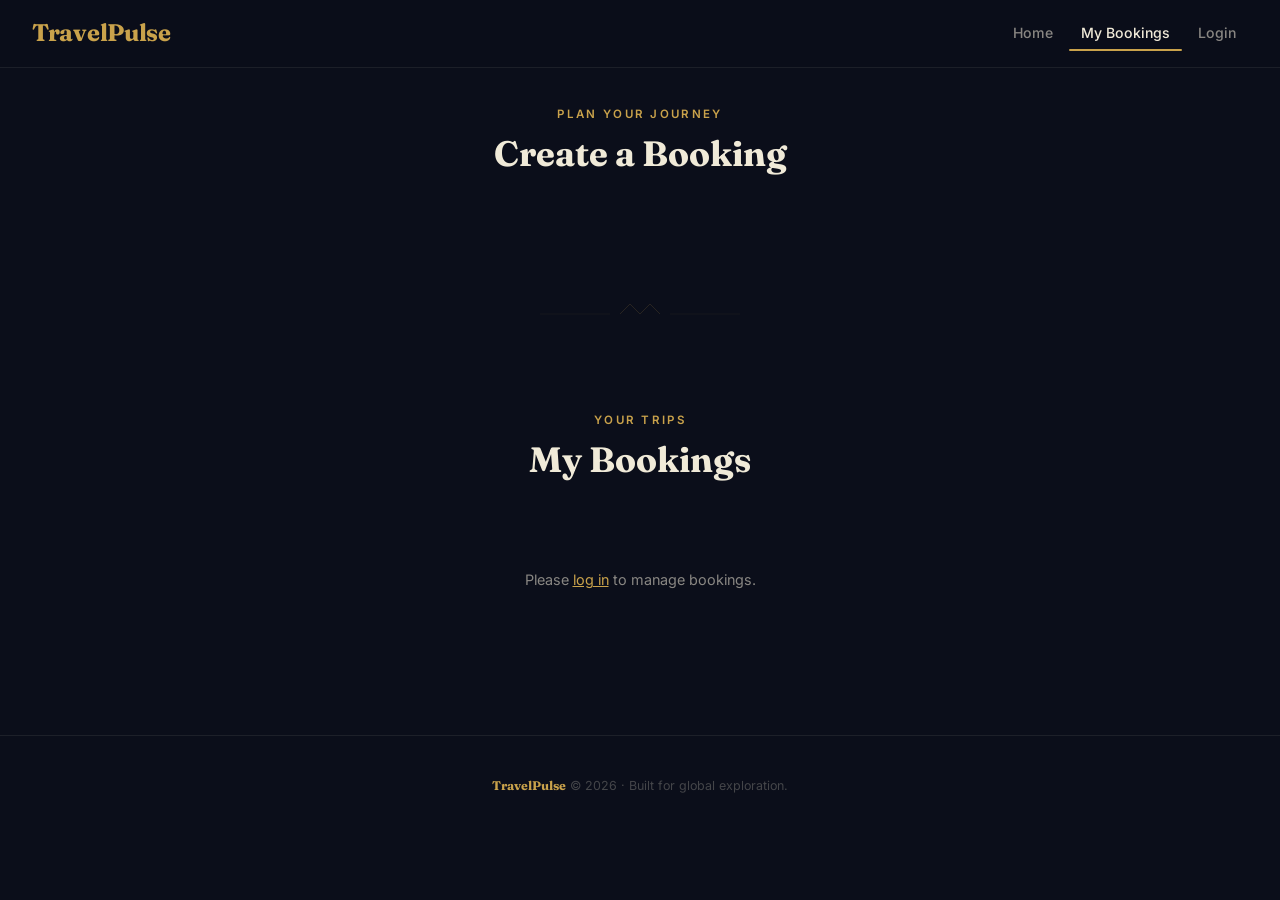
<file: frontend/pages/bookings.html>
<!DOCTYPE html>
<html lang="en">
<head>
  <meta charset="UTF-8">
  <meta name="viewport" content="width=device-width, initial-scale=1.0">
  <title>My Bookings | TravelPulse</title>
  <meta name="description" content="Manage your travel bookings, view upcoming trips, and explore your itinerary with TravelPulse.">
  
  <!-- Open Graph -->
  <meta property="og:title" content="My Bookings | TravelPulse">
  <meta property="og:description" content="Manage your travel bookings, view upcoming trips, and explore your itinerary with TravelPulse.">
  <meta property="og:image" content="https://images.unsplash.com/photo-1589519160732-57fc498494f8?q=80&w=1200&auto=format&fit=crop">
  <meta property="og:type" content="website">
  <meta property="og:url" content="https://luminous-swan-08e721.netlify.app/pages/bookings.html">
  
  <!-- Twitter -->
  <meta name="twitter:card" content="summary_large_image">
  
  <!-- Canonical -->
  <link rel="canonical" href="https://luminous-swan-08e721.netlify.app/pages/bookings.html">
  
  <!-- Favicon & Manifest -->
  <link rel="icon" href="/favicon.ico">
  <link rel="manifest" href="/manifest.json">

  <link rel="stylesheet" href="../css/main.css">

  <!-- Structured Data -->
  <script type="application/ld+json">
  {
    "@context": "https://schema.org",
    "@type": "WebPage",
    "name": "My Bookings | TravelPulse",
    "description": "Manage your travel bookings, view upcoming trips, and explore your itinerary with TravelPulse.",
    "url": "https://luminous-swan-08e721.netlify.app/pages/bookings.html",
    "isPartOf": {
      "@type": "WebSite",
      "name": "TravelPulse",
      "url": "https://luminous-swan-08e721.netlify.app"
    }
  }
  </script>
</head>
<body>

  <nav class="navbar anim-nav">
    <div class="nav-brand">TravelPulse</div>
    <div class="nav-links">
      <a href="../index.html">Home</a>
      <a href="bookings.html" class="active">My Bookings</a>
      <a href="login.html">Login</a>
    </div>
  </nav>

  <main>
    <section class="page-section" style="padding-top: 2rem;">
      <div class="section-heading">
        <span class="eyebrow">Plan Your Journey</span>
        <h1>Create a Booking</h1>
      </div>

    <div class="booking-steps" aria-label="Booking steps">
      <div class="step active">
        <span class="step-num">1</span>
        <span class="step-label">Route</span>
      </div>
      <div class="step active">
        <span class="step-num">2</span>
        <span class="step-label">Date</span>
      </div>
      <div class="step active">
        <span class="step-num">3</span>
        <span class="step-label">Confirm</span>
      </div>
    </div>

    <div class="form-container" id="booking-form-container">
      <h2>Book a Route</h2>
      <form id="booking-form">
        <div class="form-group">
          <label for="route-select">Select Route</label>
          <select id="route-select" required>
            <option value="">Choose a route…</option>
          </select>
        </div>
        <div class="form-group">
          <label for="travel-date">Travel Date</label>
          <input type="date" id="travel-date" required>
        </div>
        <button type="submit" class="btn">Confirm Booking</button>
      </form>
      <p id="booking-msg" class="msg"></p>
    </div>
    </section>

    <div class="kolam-divider" aria-hidden="true">
      <svg viewBox="0 0 200 40" xmlns="http://www.w3.org/2000/svg">
        <line x1="0" y1="20" x2="70" y2="20" stroke="#C9A24B" stroke-width="0.5" opacity="0.4"/>
        <path d="M80,20 L90,10 L100,20 L110,10 L120,20" stroke="#C9A24B" stroke-width="1" fill="none" opacity="0.5"/>
        <line x1="130" y1="20" x2="200" y2="20" stroke="#C9A24B" stroke-width="0.5" opacity="0.4"/>
      </svg>
    </div>

    <section class="page-section">
      <div class="section-heading">
        <span class="eyebrow">Your Trips</span>
        <h2>My Bookings</h2>
      </div>
      <div id="bookings-list"></div>
    </section>
  </main>

  <footer class="footer">
    <p><span class="footer-brand">TravelPulse</span> &copy; 2026 &middot; Built for global exploration.</p>
  </footer>

  <div id="toast" class="toast" role="status" aria-live="polite"></div>

  <script src="../js/config.js"></script>
  <script defer src="../js/nav.js"></script>
  <script>
    (function () {
      var token = localStorage.getItem("token");
      var listEl = document.getElementById("bookings-list");
      var msgEl = document.getElementById("booking-msg");
      var selectEl = document.getElementById("route-select");
      var formEl = document.getElementById("booking-form");
      var submitBtn = formEl ? formEl.querySelector('button[type="submit"]') : null;

      function showToast(msg) {
        var toast = document.getElementById("toast");
        if (!toast) return;
        toast.textContent = msg;
        toast.classList.add("show");
        setTimeout(function () { toast.classList.remove("show"); }, 4000);
      }

      function sessionExpired() {
        localStorage.removeItem("token");
        token = null;
        window.location.href = "login.html?expired=1";
      }

      function checkAuth(res) {
        if (res.status === 401 || res.status === 403) {
          sessionExpired();
          return true;
        }
        return false;
      }

      function skeletonBookings() {
        var html = "";
        for (var i = 0; i < 3; i++) {
          html +=
            '<div class="booking-card skeleton-booking">' +
            '<div class="skeleton-line skeleton-line-lg shimmer"></div>' +
            '<div class="skeleton-line skeleton-line-md shimmer" style="margin-top:0.5rem"></div>' +
            '<div class="skeleton-line skeleton-line-sm shimmer" style="margin-top:0.5rem"></div>' +
            '</div>';
        }
        listEl.innerHTML = html;
      }

      if (!token) {
        listEl.innerHTML = '<p class="empty-state">Please <a href="login.html" style="color:var(--gold);text-decoration:underline;">log in</a> to manage bookings.</p>';
        formEl.closest(".form-container").style.display = "none";
        document.querySelector(".booking-steps").style.display = "none";
      }

      function headers() {
        return { "Content-Type": "application/json", "Authorization": "Bearer " + token };
      }

      function statusBadge(status) {
        var cls = "status-" + status;
        return '<span class="status-badge ' + cls + '">' + status + "</span>";
      }

      function setBtnLoading(btn, loading, originalText) {
        if (!btn) return;
        if (loading) {
          btn.disabled = true;
          btn.innerHTML = '<span class="spinner"></span>' + originalText + "\u2026";
        } else {
          btn.disabled = false;
          btn.textContent = originalText;
        }
      }

      function loadRoutes() {
        fetch(API_BASE + "/routes")
          .then(function (res) {
            if (!res.ok) throw new Error("HTTP " + res.status);
            return res.json();
          })
          .then(function (routes) {
            if (!routes || !routes.length) {
              selectEl.innerHTML = '<option value="">No routes available</option>';
              return;
            }
            routes.forEach(function (r) {
              var opt = document.createElement("option");
              opt.value = r.id;
              opt.textContent = r.origin + " \u2192 " + r.destination + " (" + r.mode + ", " + r.distance_km + " km)";
              selectEl.appendChild(opt);
            });
          })
          .catch(function () {
            selectEl.innerHTML = '<option value="">Failed to load routes \u2014 please try again</option>';
          });
      }

      function loadBookings() {
        if (!token) return;
        skeletonBookings();

        fetch(API_BASE + "/bookings", { headers: { "Authorization": "Bearer " + token } })
          .then(function (res) {
            if (checkAuth(res)) return null;
            if (!res.ok) throw new Error();
            return res.json();
          })
          .then(function (bookings) {
            if (!bookings) return;
            if (!bookings.length) {
              listEl.innerHTML = '<p class="empty-state">No bookings yet. Create one above.</p>';
              return;
            }
            listEl.innerHTML = bookings.map(function (b) {
              var actions = "";
              if (b.status === "pending") {
                actions =
                  '<button class="btn btn-sm" onclick="TP.confirmBooking(' + b.id + ')">Confirm</button>' +
                  '<button class="btn btn-sm btn-cancel" onclick="TP.cancelBooking(' + b.id + ')">Cancel</button>';
              }
              actions += '<button class="btn btn-sm btn-delete" onclick="TP.deleteBooking(' + b.id + ')">Delete</button>';

              return (
                '<div class="booking-card">' +
                "<h3>" + b.origin + " \u2192 " + b.destination + "</h3>" +
                '<div class="booking-meta">' +
                '<span class="booking-date">' + b.travel_date + "</span>" +
                statusBadge(b.status) +
                "</div>" +
                '<div class="booking-actions">' + actions + "</div>" +
                "</div>"
              );
            }).join("");
          })
          .catch(function () {
            listEl.innerHTML = '<p class="msg msg-error">Failed to load bookings.</p>';
          });
      }

      formEl.addEventListener("submit", function (e) {
        e.preventDefault();

        if (!selectEl.value) {
          msgEl.textContent = "Please choose a route before confirming.";
          msgEl.className = "msg msg-error";
          selectEl.focus();
          return;
        }

        setBtnLoading(submitBtn, true, "Confirm Booking");
        msgEl.textContent = "";
        msgEl.className = "msg";

        fetch(API_BASE + "/bookings", {
          method: "POST",
          headers: headers(),
          body: JSON.stringify({
            route_id: parseInt(selectEl.value),
            travel_date: document.getElementById("travel-date").value,
          }),
        })
          .then(function (res) {
            if (checkAuth(res)) return null;
            return res.json().then(function (data) { return { ok: res.ok, data: data }; });
          })
          .then(function (result) {
            if (!result) return;
            if (!result.ok) {
              var errText = "Booking failed";
              if (result.data && result.data.error) {
                var raw = result.data.error.toLowerCase();
                if (raw.indexOf("route") !== -1) errText = "Please select a valid route";
                else if (raw.indexOf("date") !== -1) errText = "Please choose a valid travel date";
                else errText = result.data.error;
              }
              msgEl.textContent = errText;
              msgEl.className = "msg msg-error";
              setBtnLoading(submitBtn, false, "Confirm Booking");
              return;
            }

            var routeText = selectEl.options[selectEl.selectedIndex]
              ? selectEl.options[selectEl.selectedIndex].text
              : "";
            var dateVal = document.getElementById("travel-date").value;

            formEl.reset();
            selectEl.selectedIndex = 0;
            setBtnLoading(submitBtn, false, "Confirm Booking");

            var confirmDiv = document.createElement("div");
            confirmDiv.className = "confirm-card";
            confirmDiv.innerHTML =
              '<div class="confirm-icon">\u2714\uFE0F</div>' +
              "<h3>Booking Confirmed!</h3>" +
              "<p>" + routeText + "</p>" +
              "<p>Travel date: " + dateVal + "</p>";
            formEl.closest(".form-container").appendChild(confirmDiv);
            setTimeout(function () { confirmDiv.remove(); }, 5000);

            showToast("Your trip is booked!");
            loadBookings();
          })
          .catch(function () {
            msgEl.textContent = "Unable to connect. Please try again.";
            msgEl.className = "msg msg-error";
            setBtnLoading(submitBtn, false, "Confirm Booking");
          });
      });

      window.TP = window.TP || {};
      window.TP.confirmBooking = function (id) { updateStatus(id, "confirmed"); };
      window.TP.cancelBooking = function (id) { updateStatus(id, "cancelled"); };

      function updateStatus(id, status) {
        fetch(API_BASE + "/bookings/" + id, {
          method: "PATCH",
          headers: headers(),
          body: JSON.stringify({ status: status }),
        })
          .then(function (res) {
            if (checkAuth(res)) return;
            showToast("Booking " + status + ".");
            loadBookings();
          })
          .catch(function () {});
      }

      window.TP.deleteBooking = function (id) {
        var confirmDiv = document.createElement("div");
        confirmDiv.className = "confirm-card";
        confirmDiv.style.cssText = "background:var(--terracotta-dim);border-color:rgba(193,68,14,0.3);";
        confirmDiv.innerHTML =
          '<p style="color:var(--ivory);margin-bottom:0.8rem;">Delete this booking?</p>' +
          '<button class="btn btn-sm btn-delete" id="confirm-delete-yes" style="margin-right:0.5rem;">Yes, delete</button>' +
          '<button class="btn btn-sm btn-outline" id="confirm-delete-no">Cancel</button>';

        var existing = listEl.querySelector(".confirm-card");
        if (existing) existing.remove();
        listEl.insertBefore(confirmDiv, listEl.firstChild);

        document.getElementById("confirm-delete-no").addEventListener("click", function () {
          confirmDiv.remove();
        });
        document.getElementById("confirm-delete-yes").addEventListener("click", function () {
          confirmDiv.remove();
          fetch(API_BASE + "/bookings/" + id, {
            method: "DELETE",
            headers: { "Authorization": "Bearer " + token },
          })
            .then(function (res) {
              if (checkAuth(res)) return;
              showToast("Booking deleted.");
              loadBookings();
            })
            .catch(function () {});
        });
      };

      loadRoutes();
      loadBookings();
    })();
  </script>

</body>
</html>
</file>
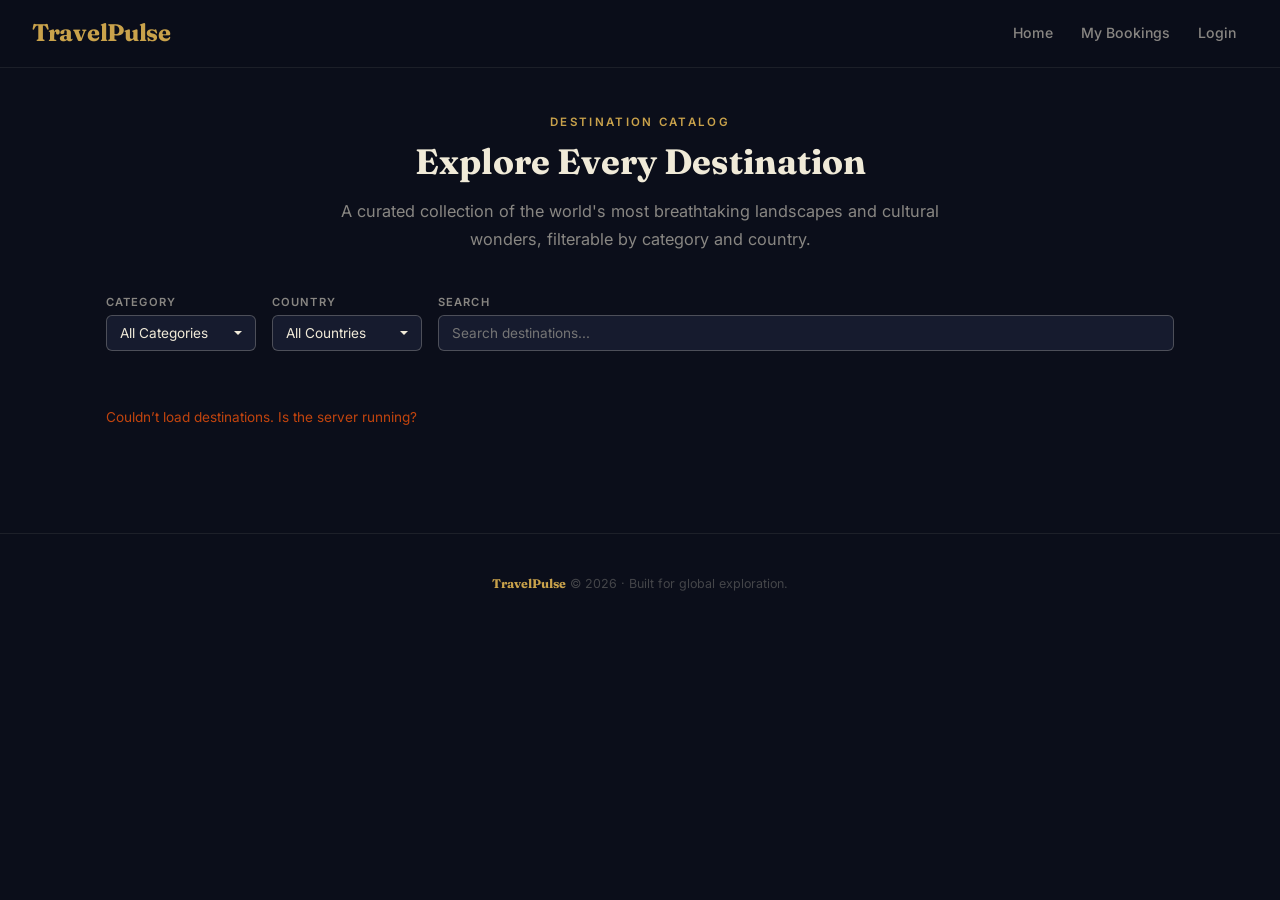
<file: frontend/pages/destinations.html>
<!DOCTYPE html>
<html lang="en">
<head>
  <meta charset="UTF-8">
  <meta name="viewport" content="width=device-width, initial-scale=1.0">
  <title>Browse Destinations | TravelPulse</title>
  <meta name="description" content="Browse and explore a curated collection of global tourist destinations across 25+ countries with TravelPulse's destination catalog.">

  <!-- Open Graph -->
  <meta property="og:title" content="Browse Destinations | TravelPulse">
  <meta property="og:description" content="Browse and explore a curated collection of global tourist destinations across 25+ countries with TravelPulse's destination catalog.">
  <meta property="og:image" content="https://images.unsplash.com/photo-1589519160732-57fc498494f8?q=80&w=1200&auto=format&fit=crop">
  <meta property="og:type" content="website">
  <meta property="og:url" content="https://luminous-swan-08e721.netlify.app/pages/destinations.html">

  <!-- Twitter -->
  <meta name="twitter:card" content="summary_large_image">

  <!-- Canonical -->
  <link rel="canonical" href="https://luminous-swan-08e721.netlify.app/pages/destinations.html">

  <!-- Favicon & Manifest -->
  <link rel="icon" href="/favicon.ico">
  <link rel="manifest" href="/manifest.json">

  <link rel="stylesheet" href="../css/main.css">

  <!-- Structured Data -->
  <script type="application/ld+json">
  {
    "@context": "https://schema.org",
    "@type": "CollectionPage",
    "name": "Browse Destinations | TravelPulse",
    "description": "Browse and explore a curated collection of global tourist destinations across 25+ countries with TravelPulse's destination catalog.",
    "url": "https://luminous-swan-08e721.netlify.app/pages/destinations.html",
    "isPartOf": {
      "@type": "WebSite",
      "name": "TravelPulse",
      "url": "https://luminous-swan-08e721.netlify.app"
    }
  }
  </script>
</head>
<body>

  <nav class="navbar anim-nav">
    <div class="nav-brand">TravelPulse</div>
    <div class="nav-links">
      <a href="../index.html">Home</a>
      <a href="bookings.html">My Bookings</a>
      <a href="login.html">Login</a>
    </div>
  </nav>

  <main>
    <section class="page-section destinations-page">
      <div class="section-heading">
        <span class="eyebrow">Destination Catalog</span>
        <h1>Explore Every Destination</h1>
        <p class="destinations-intro">A curated collection of the world's most breathtaking landscapes and cultural wonders, filterable by category and country.</p>
      </div>

      <div class="filter-bar reveal" id="filter-bar">
        <div class="filter-group">
          <label for="filter-category">Category</label>
          <select id="filter-category">
            <option value="">All Categories</option>
          </select>
        </div>
        <div class="filter-group">
          <label for="filter-country">Country</label>
          <select id="filter-country">
            <option value="">All Countries</option>
          </select>
        </div>
        <div class="filter-group filter-search-group">
          <label for="filter-search">Search</label>
          <input type="text" id="filter-search" placeholder="Search destinations..." autocomplete="off">
        </div>
      </div>

      <div id="destination-cards" class="card-grid"></div>
    </section>
  </main>

  <footer class="footer">
    <p><span class="footer-brand">TravelPulse</span> &copy; 2026 &middot; Built for global exploration.</p>
  </footer>

  <div id="toast" class="toast" role="status" aria-live="polite"></div>

  <script defer src="../js/config.js"></script>
  <script defer src="../js/nav.js"></script>
  <script defer src="../js/main.js"></script>

</body>
</html>
</file>
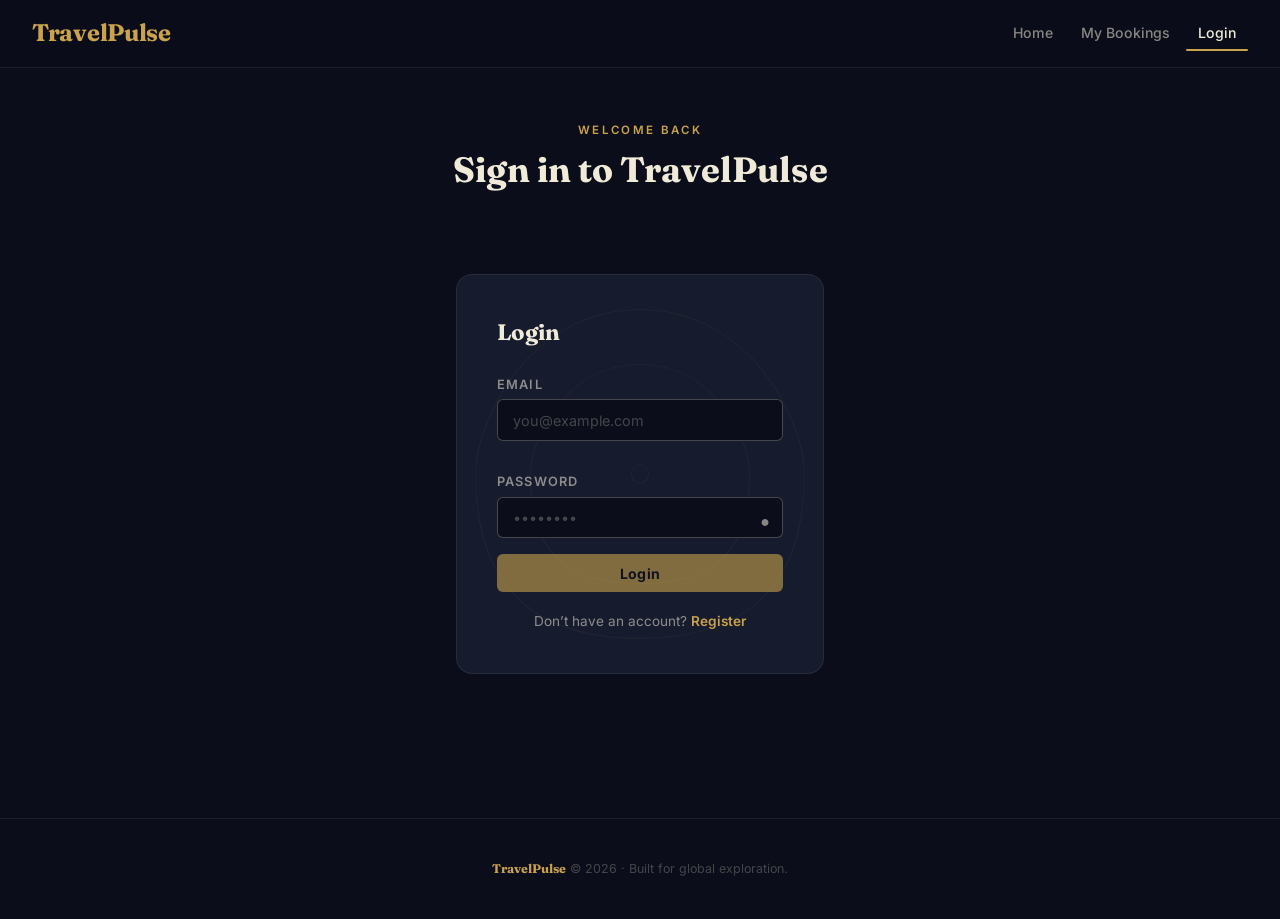
<file: frontend/pages/login.html>
<!DOCTYPE html>
<html lang="en">
<head>
  <meta charset="UTF-8">
  <meta name="viewport" content="width=device-width, initial-scale=1.0">
  <title>Login | TravelPulse</title>
  <meta name="description" content="Sign in to your TravelPulse account to manage bookings, explore destinations, and plan your next adventure.">
  
  <!-- Open Graph -->
  <meta property="og:title" content="Login | TravelPulse">
  <meta property="og:description" content="Sign in to your TravelPulse account to manage bookings, explore destinations, and plan your next adventure.">
  <meta property="og:image" content="https://images.unsplash.com/photo-1589519160732-57fc498494f8?q=80&w=1200&auto=format&fit=crop">
  <meta property="og:type" content="website">
  <meta property="og:url" content="https://luminous-swan-08e721.netlify.app/pages/login.html">
  
  <!-- Twitter -->
  <meta name="twitter:card" content="summary_large_image">
  
  <!-- Canonical -->
  <link rel="canonical" href="https://luminous-swan-08e721.netlify.app/pages/login.html">
  
  <!-- Favicon & Manifest -->
  <link rel="icon" href="/favicon.ico">
  <link rel="manifest" href="/manifest.json">

  <link rel="stylesheet" href="../css/main.css">

  <!-- Structured Data -->
  <script type="application/ld+json">
  {
    "@context": "https://schema.org",
    "@type": "WebPage",
    "name": "Login | TravelPulse",
    "description": "Sign in to your TravelPulse account to manage bookings, explore destinations, and plan your next adventure.",
    "url": "https://luminous-swan-08e721.netlify.app/pages/login.html",
    "isPartOf": {
      "@type": "WebSite",
      "name": "TravelPulse",
      "url": "https://luminous-swan-08e721.netlify.app"
    }
  }
  </script>
</head>
<body>

  <nav class="navbar anim-nav">
    <div class="nav-brand">TravelPulse</div>
    <div class="nav-links">
      <a href="../index.html">Home</a>
      <a href="bookings.html">My Bookings</a>
      <a href="login.html" class="active">Login</a>
    </div>
  </nav>

  <main>
    <section class="page-section" style="padding-top: 3rem; display: flex; flex-direction: column; align-items: center;">

      <div class="section-heading" style="margin-bottom: 2rem;">
        <span class="eyebrow">Welcome Back</span>
        <h1>Sign in to TravelPulse</h1>
      </div>

    <div class="form-container" id="login-container">
      <div class="kolam-bg" aria-hidden="true">
        <svg viewBox="0 0 400 400" xmlns="http://www.w3.org/2000/svg" style="opacity: 0.06;">
          <path class="kolam-line" d="M200,50 C300,50 350,150 350,200 C350,300 300,350 200,350 C100,350 50,300 50,200 C50,150 100,50 200,50 Z"/>
          <path class="kolam-line" d="M200,100 C270,100 300,170 300,200 C300,270 270,300 200,300 C130,300 100,270 100,200 C100,170 130,100 200,100 Z"/>
          <circle class="kolam-line" cx="200" cy="200" r="8"/>
        </svg>
      </div>

      <h2>Login</h2>
      <form id="login-form">
        <div class="form-group">
          <label for="email">Email</label>
          <input type="email" id="email" placeholder="you@example.com" autocomplete="email" required>
          <div id="login-email-hint" class="form-hint"></div>
        </div>
        <div class="form-group pw-group">
          <label for="password">Password</label>
          <input type="password" id="password" placeholder="&bull;&bull;&bull;&bull;&bull;&bull;&bull;&bull;" autocomplete="current-password" required>
          <button type="button" class="pw-toggle" aria-label="Show password">&#9679;</button>
        </div>
        <button type="submit" class="btn" id="login-btn" style="width:100%;">Login</button>
      </form>
      <p id="login-msg" class="msg"></p>
      <p style="margin-top:1.2rem;font-size:0.85rem;color:var(--ivory-muted);text-align:center;position:relative;z-index:1;">
        Don&rsquo;t have an account?
        <a href="#" id="show-register" style="color:var(--gold);font-weight:600;">Register</a>
      </p>
    </div>

    <div class="form-container" id="register-container" style="display:none;">
      <div class="kolam-bg" aria-hidden="true">
        <svg viewBox="0 0 400 400" xmlns="http://www.w3.org/2000/svg" style="opacity: 0.06;">
          <path class="kolam-line" d="M200,50 C300,50 350,150 350,200 C350,300 300,350 200,350 C100,350 50,300 50,200 C50,150 100,50 200,50 Z"/>
          <path class="kolam-line" d="M200,100 C270,100 300,170 300,200 C300,270 270,300 200,300 C130,300 100,270 100,200 C100,170 130,100 200,100 Z"/>
          <circle class="kolam-line" cx="200" cy="200" r="8"/>
        </svg>
      </div>

      <h2>Register</h2>
      <form id="register-form">
        <div class="form-group">
          <label for="reg-name">Name</label>
          <input type="text" id="reg-name" placeholder="Your name" autocomplete="name" required>
        </div>
        <div class="form-group">
          <label for="reg-email">Email</label>
          <input type="email" id="reg-email" placeholder="you@example.com" autocomplete="email" required>
          <div id="reg-email-hint" class="form-hint"></div>
        </div>
        <div class="form-group pw-group">
          <label for="reg-password">Password</label>
          <input type="password" id="reg-password" placeholder="&bull;&bull;&bull;&bull;&bull;&bull;&bull;&bull;" autocomplete="new-password" required>
          <button type="button" class="pw-toggle" aria-label="Show password">&#9679;</button>
        </div>
        <button type="submit" class="btn" id="reg-btn" style="width:100%;">Register</button>
      </form>
      <p id="register-msg" class="msg"></p>
    </div>

  </section>
  </main>

  <footer class="footer">
    <p><span class="footer-brand">TravelPulse</span> &copy; 2026 &middot; Built for global exploration.</p>
  </footer>

  <div id="toast" class="toast" role="status" aria-live="polite"></div>

  <script src="../js/config.js"></script>
  <script defer src="../js/nav.js"></script>
  <script>
    (function () {
      var emailRe = /^[^\s@]+@[^\s@]+\.[^\s@]+$/;

      if (window.location.search.indexOf("expired=1") !== -1) {
        var loginMsg = document.getElementById("login-msg");
        if (loginMsg) {
          loginMsg.textContent = "Session expired, please log in again.";
          loginMsg.className = "msg msg-error";
        }
      }

      function showToast(msg) {
        var t = document.getElementById("toast");
        if (!t) return;
        t.textContent = msg;
        t.classList.add("show");
        setTimeout(function () { t.classList.remove("show"); }, 3000);
      }

      /* ── Toggle password visibility ── */
      document.querySelectorAll(".pw-toggle").forEach(function (btn) {
        btn.addEventListener("click", function () {
          var inp = btn.parentElement.querySelector("input");
          var show = inp.type === "password";
          inp.type = show ? "text" : "password";
          btn.textContent = show ? "\u25CB" : "\u25CF";
          btn.setAttribute("aria-label", show ? "Hide password" : "Show password");
        });
      });

      /* ── Real-time email validation + toggle enable ── */
      function wireValidation(emailId, pwId, hintId, btnId) {
        var emailEl = document.getElementById(emailId);
        var pwEl = document.getElementById(pwId);
        var hint = document.getElementById(hintId);
        var btn = document.getElementById(btnId);
        if (!emailEl || !pwEl || !btn) return;

        function check() {
          var em = emailEl.value.trim();
          var pw = pwEl.value;
          if (em.length === 0) {
            emailEl.classList.remove("valid", "invalid");
            hint.textContent = "";
            hint.className = "form-hint";
          } else if (emailRe.test(em)) {
            emailEl.classList.remove("invalid");
            emailEl.classList.add("valid");
            hint.textContent = "\u2713 Looks good";
            hint.className = "form-hint ok";
          } else {
            emailEl.classList.remove("valid");
            emailEl.classList.add("invalid");
            hint.textContent = "Please enter a valid email";
            hint.className = "form-hint error";
          }
          btn.disabled = !(emailRe.test(em) && pw.length >= 1);
        }
        emailEl.addEventListener("input", check);
        pwEl.addEventListener("input", check);
        btn.disabled = true;
      }
      wireValidation("email", "password", "login-email-hint", "login-btn");
      wireValidation("reg-email", "reg-password", "reg-email-hint", "reg-btn");

      /* ── Show/hide register ── */
      document.getElementById("show-register").addEventListener("click", function (e) {
        e.preventDefault();
        document.getElementById("login-container").style.display = "none";
        document.getElementById("register-container").style.display = "block";
      });

      /* ── Login submit ── */
      document.getElementById("login-form").addEventListener("submit", function (e) {
        e.preventDefault();
        var msg = document.getElementById("login-msg");
        var btn = document.getElementById("login-btn");
        msg.textContent = "";
        msg.className = "msg";
        btn.disabled = true;
        btn.innerHTML = '<span class="spinner"></span>Signing in\u2026';

        fetch(API_BASE + "/auth/login", {
          method: "POST",
          headers: { "Content-Type": "application/json" },
          body: JSON.stringify({
            email: document.getElementById("email").value,
            password: document.getElementById("password").value,
          }),
        })
          .then(function (res) { return res.json().then(function (d) { return { ok: res.ok, data: d }; }); })
          .then(function (r) {
            if (!r.ok) {
              var errText = "Incorrect email or password";
              if (r.data && r.data.error) {
                var raw = r.data.error.toLowerCase();
                if (raw.indexOf("not found") !== -1 || raw.indexOf("no user") !== -1) errText = "No account found with that email";
                else if (raw.indexOf("password") !== -1) errText = "Incorrect password";
                else if (raw.indexOf("invalid") !== -1) errText = "Invalid email or password";
                else errText = r.data.error;
              }
              msg.textContent = errText;
              msg.className = "msg msg-error";
              btn.disabled = false;
              btn.textContent = "Login";
              return;
            }
            localStorage.setItem("token", r.data.access_token);
            showToast("Welcome back! Redirecting\u2026");
            setTimeout(function () { window.location.href = "bookings.html"; }, 1000);
          })
          .catch(function () {
            msg.textContent = "Unable to connect. Please try again.";
            msg.className = "msg msg-error";
            btn.disabled = false;
            btn.textContent = "Login";
          });
      });

      /* ── Register submit ── */
      document.getElementById("register-form").addEventListener("submit", function (e) {
        e.preventDefault();
        var msg = document.getElementById("register-msg");
        var btn = document.getElementById("reg-btn");
        msg.textContent = "";
        msg.className = "msg";
        btn.disabled = true;
        btn.innerHTML = '<span class="spinner"></span>Creating account\u2026';

        fetch(API_BASE + "/auth/register", {
          method: "POST",
          headers: { "Content-Type": "application/json" },
          body: JSON.stringify({
            name: document.getElementById("reg-name").value,
            email: document.getElementById("reg-email").value,
            password: document.getElementById("reg-password").value,
          }),
        })
          .then(function (res) { return res.json().then(function (d) { return { ok: res.ok, data: d }; }); })
          .then(function (r) {
            if (!r.ok) {
              var errText = "Registration failed";
              if (r.data && r.data.error) {
                var raw = r.data.error.toLowerCase();
                if (raw.indexOf("already") !== -1) errText = "An account with that email already exists";
                else errText = r.data.error;
              }
              msg.textContent = errText;
              msg.className = "msg msg-error";
              btn.disabled = false;
              btn.textContent = "Register";
              return;
            }
            showToast("Account created! You can now sign in.");
            setTimeout(function () {
              document.getElementById("register-container").style.display = "none";
              document.getElementById("login-container").style.display = "block";
              document.getElementById("email").value = document.getElementById("reg-email").value;
              document.getElementById("email").focus();
            }, 1200);
          })
          .catch(function () {
            msg.textContent = "Unable to connect. Please try again.";
            msg.className = "msg msg-error";
            btn.disabled = false;
            btn.textContent = "Register";
          });
      });
    })();
  </script>

</body>
</html>
</file>
<file: frontend/css/main.css>
/* ═══════════════════════════════════════════════════
   TravelPulse Design System
   Global Travel Dashboard
   ═══════════════════════════════════════════════════ */

@import url('https://fonts.googleapis.com/css2?family=Fraunces:ital,opsz,wght@0,9..144,400;0,9..144,600;0,9..144,700;0,9..144,800;1,9..144,400&family=Inter:wght@400;500;600;700&family=JetBrains+Mono:wght@400;500&display=swap');

:root {
  /* ── Tokens ── */
  --indigo:       #0B0E1A;
  --indigo-light: #131729;
  --indigo-card:  #161B2E;
  --gold:         #C9A24B;
  --gold-dim:     rgba(201, 162, 75, 0.15);
  --gold-glow:    rgba(201, 162, 75, 0.35);
  --terracotta:   #C1440E;
  --terracotta-dim: rgba(193, 68, 14, 0.15);
  --teal:         #1B7A6E;
  --teal-dim:     rgba(27, 122, 110, 0.15);
  --ivory:        #F0EAD8;
  --ivory-muted:  rgba(240, 234, 216, 0.55);
  --ivory-faint:  rgba(240, 234, 216, 0.25);
  --border:       rgba(240, 234, 216, 0.08);
  --border-hover: rgba(201, 162, 75, 0.4);

  /* ── Typography ── */
  --font-display: 'Fraunces', Georgia, serif;
  --font-body:    'Inter', system-ui, sans-serif;
  --font-mono:    'JetBrains Mono', monospace;

  /* ── Spacing ── */
  --space-xs: 0.25rem;
  --space-sm: 0.5rem;
  --space-md: 1rem;
  --space-lg: 1.5rem;
  --space-xl: 2.5rem;
  --space-2xl: 4rem;

  /* ── Radii ── */
  --radius-sm: 6px;
  --radius-md: 10px;
  --radius-lg: 16px;

  /* ── Transitions ── */
  --ease: cubic-bezier(0.4, 0, 0.2, 1);
  --ease-out: cubic-bezier(0.0, 0, 0.2, 1);
  --ease-in-out: cubic-bezier(0.4, 0, 0.2, 1);

  /* ── Load Animation Timing ── */
  --anim-nav: 0ms;
  --anim-eyebrow: 200ms;
  --anim-headline: 400ms;
  --anim-sub: 700ms;
  --anim-search: 900ms;
  --anim-kolam: 800ms;
  --anim-globe: 1200ms;
}

/* ═══════════════════════════════════════════════════
   Reset & Base
   ═══════════════════════════════════════════════════ */

*, *::before, *::after {
  margin: 0;
  padding: 0;
  box-sizing: border-box;
}

html {
  background: var(--indigo);
  scroll-behavior: smooth;
}

body {
  font-family: var(--font-body);
  background: var(--indigo);
  color: var(--ivory);
  min-height: 100vh;
  line-height: 1.6;
  -webkit-font-smoothing: antialiased;
}

a {
  color: inherit;
  text-decoration: none;
}

img {
  max-width: 100%;
  display: block;
}

/* ═══════════════════════════════════════════════════
   Focus States — gold ring, always visible
   ═══════════════════════════════════════════════════ */

:focus-visible {
  outline: 2px solid var(--gold);
  outline-offset: 2px;
}

button:focus-visible,
a:focus-visible,
input:focus-visible,
select:focus-visible {
  outline: 2px solid var(--gold);
  outline-offset: 2px;
}

/* ═══════════════════════════════════════════════════
   Navbar — transparent blurred glass
   ═══════════════════════════════════════════════════ */

.navbar {
  display: flex;
  justify-content: space-between;
  align-items: center;
  padding: 0.9rem 2rem;
  background: rgba(11, 14, 26, 0.75);
  backdrop-filter: blur(16px);
  -webkit-backdrop-filter: blur(16px);
  border-bottom: 1px solid var(--border);
  position: sticky;
  top: 0;
  z-index: 100;
  overflow: hidden;
}

.nav-brand {
  font-family: var(--font-display);
  font-size: 1.5rem;
  font-weight: 700;
  color: var(--gold);
  letter-spacing: -0.3px;
}

.nav-links {
  display: flex;
  align-items: center;
  gap: 0.25rem;
  flex-shrink: 1;
  min-width: 0;
}

.nav-links a {
  color: var(--ivory-muted);
  font-size: 0.88rem;
  font-weight: 500;
  padding: 0.4rem 0.75rem;
  border-radius: var(--radius-sm);
  transition: color 0.25s var(--ease), background 0.25s var(--ease);
  position: relative;
}

.nav-links a::after {
  content: '';
  position: absolute;
  bottom: 0;
  left: 0;
  width: 0;
  height: 2px;
  background: var(--gold);
  transition: width 0.25s var(--ease);
  border-radius: 1px;
}

.nav-links a:hover,
.nav-links a.active {
  color: var(--ivory);
}

.nav-links a:hover::after,
.nav-links a.active::after {
  width: 100%;
}

.nav-links a.logout-link {
  color: var(--terracotta);
}

.nav-links a.logout-link:hover {
  color: #e05525;
}

/* ═══════════════════════════════════════════════════
   Kolam SVG Pattern — reusable utility
   ═══════════════════════════════════════════════════ */

.kolam-bg {
  position: absolute;
  inset: 0;
  overflow: hidden;
  pointer-events: none;
  z-index: 0;
}

.kolam-bg svg {
  position: absolute;
  top: 50%;
  left: 50%;
  transform: translate(-50%, -50%);
  width: 120%;
  height: 120%;
  opacity: 0.12;
}

.kolam-bg svg .kolam-line {
  stroke: var(--gold);
  stroke-width: 1;
  fill: none;
  stroke-linecap: round;
  stroke-linejoin: round;
}

@keyframes kolam-draw {
  from { stroke-dashoffset: var(--kolam-length, 2000); }
  to   { stroke-dashoffset: 0; }
}

.kolam-bg.animate .kolam-line {
  stroke-dasharray: var(--kolam-length, 2000);
  stroke-dashoffset: var(--kolam-length, 2000);
  animation: kolam-draw 4s var(--ease) forwards;
}

/* ═══════════════════════════════════════════════════
   Kolam Section Divider
   ═══════════════════════════════════════════════════ */

.kolam-divider {
  display: flex;
  justify-content: center;
  align-items: center;
  padding: 2rem 0;
}

.kolam-divider svg {
  width: 200px;
  height: 40px;
  opacity: 0.3;
}

/* ═══════════════════════════════════════════════════
   Hero Section — globe background + horizon crop
   ═══════════════════════════════════════════════════ */

.hero {
  position: relative;
  width: 100%;
  height: 100vh;
  min-height: 600px;
  overflow: hidden;
}

/* Globe: background layer — top-half horizon effect */
.hero-globe {
  position: absolute;
  left: 0;
  right: 0;
  height: 65vh;
  bottom: -5vh;
  z-index: 0;
  touch-action: none;
  background-color: var(--indigo);
}

.hero-globe canvas {
  display: block;
  margin-top: -20px;
  cursor: grab;
}

.hero-globe canvas:active {
  cursor: grabbing;
}

.globe-loading {
  position: absolute;
  top: 50%;
  left: 50%;
  transform: translate(-50%, -50%);
  color: var(--ivory-muted);
  font-size: 0.9rem;
  font-family: var(--font-display);
  font-style: italic;
}

/* Gradient overlay: bridges globe → text readability */
.hero-gradient {
  position: absolute;
  inset: 0;
  z-index: 2;
  background:
    linear-gradient(180deg,
      var(--indigo) 0%,
      rgba(11, 14, 26, 0.7) 30%,
      rgba(11, 14, 26, 0.15) 55%,
      rgba(11, 14, 26, 0.5) 75%,
      var(--indigo) 100%
    );
  pointer-events: none;
}

/* Kolam texture: low-opacity over globe, between globe and text */
.hero .kolam-bg {
  z-index: 1;
}

.hero .kolam-bg svg {
  opacity: 0.06;
}

/* Hero text: foreground — transparent background, globe shows through */
.hero-content {
  position: relative;
  z-index: 10;
  display: flex;
  flex-direction: column;
  align-items: center;
  justify-content: flex-start;
  height: 100%;
  padding-top: 70px;
  text-align: center;
}




.hero-eyebrow {
  font-family: var(--font-body);
  font-size: 0.75rem;
  font-weight: 600;
  text-transform: uppercase;
  letter-spacing: 0.2em;
  color: var(--gold);
  margin-bottom: var(--space-md);
  display: block;
}

.hero h1 {
  font-family: var(--font-display);
  font-size: clamp(2.2rem, 6vw, 3.8rem);
  font-weight: 800;
  color: var(--ivory);
  line-height: 1.15;
  letter-spacing: -0.02em;
  max-width: 700px;
  margin: 0 auto;
}

.hero h1 .gold {
  color: var(--gold);
}

.hero-sub {
  font-size: 1.05rem;
  color: var(--ivory-muted);
  max-width: 520px;
  margin: var(--space-md) auto 0;
  line-height: 1.7;
}

/* ═══════════════════════════════════════════════════
   Section Headings
   ═══════════════════════════════════════════════════ */

.section-heading {
  text-align: center;
  margin-bottom: var(--space-xl);
}

.section-heading h1,
.section-heading h2 {
  font-family: var(--font-display);
  font-size: clamp(1.6rem, 4vw, 2.2rem);
  font-weight: 700;
  color: var(--ivory);
  margin-bottom: var(--space-xs);
}

.section-heading .eyebrow {
  font-family: var(--font-body);
  font-size: 0.72rem;
  font-weight: 600;
  text-transform: uppercase;
  letter-spacing: 0.2em;
  color: var(--gold);
}

.destinations-intro {
  font-size: 1.02rem;
  color: var(--ivory-muted);
  max-width: 640px;
  margin: var(--space-sm) auto 0;
  line-height: 1.7;
}

/* ═══════════════════════════════════════════════════
   Destination Cards — image-forward, gold hairline
   ═══════════════════════════════════════════════════ */

.destinations-section {
  padding: var(--space-xl) var(--space-md);
  max-width: 1100px;
  margin: 0 auto;
}

.card-grid {
  display: grid;
  grid-template-columns: repeat(auto-fill, minmax(280px, 1fr));
  gap: var(--space-lg);
}

.dest-card {
  background: var(--indigo-card);
  border: 1px solid var(--border);
  border-radius: var(--radius-lg);
  overflow: hidden;
  position: relative;
  cursor: default;
}

.dest-card::before {
  content: "";
  position: absolute;
  inset: 0;
  border-radius: var(--radius-lg);
  padding: 1px;
  background: linear-gradient(135deg, var(--gold), var(--teal), var(--terracotta));
  -webkit-mask: linear-gradient(#fff 0 0) content-box, linear-gradient(#fff 0 0);
  -webkit-mask-composite: xor;
  mask-composite: exclude;
  opacity: 0;
  transition: opacity 0.4s var(--ease);
  pointer-events: none;
  z-index: 2;
}

.dest-card:hover::before {
  opacity: 1;
}

.dest-card:hover {
  transform: translateY(-4px);
  box-shadow: 0 12px 40px rgba(0, 0, 0, 0.3), 0 0 0 1px var(--gold-dim);
}

.dest-card-body {
  padding: var(--space-lg);
}

.dest-card .eyebrow-label {
  font-family: var(--font-body);
  font-size: 0.68rem;
  font-weight: 600;
  text-transform: uppercase;
  letter-spacing: 0.18em;
  color: var(--gold);
  display: block;
  margin-bottom: var(--space-xs);
}

.dest-card h3 {
  font-family: var(--font-display);
  font-size: 1.2rem;
  font-weight: 700;
  color: var(--ivory);
  margin-bottom: var(--space-xs);
  line-height: 1.3;
}

.dest-card .region {
  font-size: 0.8rem;
  color: var(--teal);
  font-weight: 500;
}

.dest-card p {
  font-size: 0.85rem;
  color: var(--ivory-muted);
  margin-top: var(--space-sm);
  line-height: 1.6;
}

/* ═══════════════════════════════════════════════════
   Form Containers & Inputs
   ═══════════════════════════════════════════════════ */

.form-container {
  position: relative;
  max-width: 440px;
  margin: var(--space-xl) auto;
  background: var(--indigo-card);
  border: 1px solid var(--border);
  border-radius: var(--radius-lg);
  padding: var(--space-xl);
  overflow: hidden;
}

.form-container h2 {
  font-family: var(--font-display);
  font-size: 1.4rem;
  font-weight: 700;
  color: var(--ivory);
  margin-bottom: var(--space-lg);
  position: relative;
  z-index: 1;
}

.form-group {
  margin-bottom: var(--space-md);
  position: relative;
  z-index: 1;
}

.form-group label {
  display: block;
  font-size: 0.8rem;
  font-weight: 600;
  color: var(--ivory-muted);
  margin-bottom: var(--space-xs);
  text-transform: uppercase;
  letter-spacing: 0.08em;
}

.form-group input,
.form-group select {
  width: 100%;
  padding: 0.7rem 0.9rem;
  background: var(--indigo);
  border: 1px solid var(--ivory-faint);
  border-radius: var(--radius-sm);
  color: var(--ivory);
  font-family: var(--font-body);
  font-size: 0.9rem;
  transition: border-color 0.25s var(--ease), box-shadow 0.25s var(--ease);
}

.form-group input::placeholder {
  color: var(--ivory-faint);
}

.form-group input:focus,
.form-group select:focus {
  outline: none;
  border-color: var(--gold);
  box-shadow: 0 0 0 3px var(--gold-dim);
}

.form-group select {
  appearance: none;
  background-image: url("data:image/svg+xml,%3Csvg xmlns='http://www.w3.org/2000/svg' width='12' height='12' viewBox='0 0 12 12'%3E%3Cpath fill='%23F0EAD8' d='M2 4l4 4 4-4'/%3E%3C/svg%3E");
  background-repeat: no-repeat;
  background-position: right 0.8rem center;
  padding-right: 2.5rem;
  cursor: pointer;
}

/* ═══════════════════════════════════════════════════
   Buttons
   ═══════════════════════════════════════════════════ */

.btn {
  display: inline-flex;
  align-items: center;
  justify-content: center;
  padding: 0.65rem 1.5rem;
  background: var(--gold);
  color: var(--indigo);
  border: none;
  border-radius: var(--radius-sm);
  font-family: var(--font-body);
  font-weight: 700;
  font-size: 0.88rem;
  letter-spacing: 0.02em;
  cursor: pointer;
  transition: background 0.25s var(--ease), transform 0.15s var(--ease), box-shadow 0.25s var(--ease);
  position: relative;
  z-index: 1;
}

.btn:hover {
  background: #d4af5a;
  transform: translateY(-1px);
  box-shadow: 0 4px 16px var(--gold-glow);
}

.btn:active {
  transform: translateY(0);
}

.btn-sm {
  padding: 0.35rem 0.85rem;
  font-size: 0.76rem;
  font-weight: 600;
}

.btn-outline {
  background: transparent;
  border: 1px solid var(--ivory-faint);
  color: var(--ivory);
}

.btn-outline:hover {
  border-color: var(--gold);
  color: var(--gold);
  background: var(--gold-dim);
  box-shadow: none;
}

.btn-cancel {
  background: var(--terracotta);
  color: var(--ivory);
}

.btn-cancel:hover {
  background: #d45520;
  box-shadow: 0 4px 16px rgba(193, 68, 14, 0.35);
}

.btn-delete {
  background: rgba(193, 68, 14, 0.2);
  color: var(--terracotta);
  border: 1px solid rgba(193, 68, 14, 0.3);
}

.btn-delete:hover {
  background: var(--terracotta);
  color: var(--ivory);
  box-shadow: 0 4px 16px rgba(193, 68, 14, 0.35);
}

/* ═══════════════════════════════════════════════════
   Booking Steps — carved gold numerals
   ═══════════════════════════════════════════════════ */

.booking-steps {
  display: flex;
  justify-content: center;
  gap: var(--space-xl);
  margin-bottom: var(--space-xl);
  position: relative;
  z-index: 1;
}

.booking-steps::before {
  content: '';
  position: absolute;
  top: 18px;
  left: 25%;
  right: 25%;
  height: 1px;
  background: var(--ivory-faint);
}

.step {
  display: flex;
  flex-direction: column;
  align-items: center;
  gap: var(--space-xs);
}

.step-num {
  width: 36px;
  height: 36px;
  border-radius: 50%;
  background: var(--gold);
  color: var(--indigo);
  font-family: var(--font-display);
  font-weight: 800;
  font-size: 0.9rem;
  display: flex;
  align-items: center;
  justify-content: center;
  position: relative;
  z-index: 1;
}

.step-label {
  font-size: 0.72rem;
  font-weight: 600;
  text-transform: uppercase;
  letter-spacing: 0.1em;
  color: var(--ivory-muted);
}

.step.active .step-label {
  color: var(--gold);
}

/* ═══════════════════════════════════════════════════
   Status Badges
   ═══════════════════════════════════════════════════ */

.status-badge {
  display: inline-block;
  padding: 0.2rem 0.65rem;
  border-radius: 999px;
  font-size: 0.7rem;
  font-weight: 600;
  text-transform: uppercase;
  letter-spacing: 0.08em;
}

.status-pending {
  background: var(--gold-dim);
  color: var(--gold);
  border: 1px solid rgba(201, 162, 75, 0.3);
}

.status-confirmed {
  background: var(--teal-dim);
  color: var(--teal);
  border: 1px solid rgba(27, 122, 110, 0.3);
}

.status-cancelled {
  background: var(--terracotta-dim);
  color: var(--terracotta);
  border: 1px solid rgba(193, 68, 14, 0.3);
}

/* ═══════════════════════════════════════════════════
   Booking List
   ═══════════════════════════════════════════════════ */

.booking-card {
  background: var(--indigo-card);
  border: 1px solid var(--border);
  border-radius: var(--radius-md);
  padding: var(--space-lg);
  margin-bottom: var(--space-md);
  transition: border-color 0.25s var(--ease);
}

.booking-card:hover {
  border-color: var(--border-hover);
}

.booking-card h3 {
  font-family: var(--font-display);
  font-size: 1.05rem;
  font-weight: 700;
  color: var(--ivory);
  margin-bottom: var(--space-xs);
}

.booking-meta {
  display: flex;
  align-items: center;
  gap: var(--space-md);
  flex-wrap: wrap;
  margin-top: var(--space-sm);
}

.booking-date {
  font-family: var(--font-mono);
  font-size: 0.8rem;
  color: var(--ivory-muted);
}

.booking-actions {
  display: flex;
  gap: var(--space-sm);
  margin-top: var(--space-md);
  flex-wrap: wrap;
}

/* ═══════════════════════════════════════════════════
   Messages
   ═══════════════════════════════════════════════════ */

.msg {
  margin-top: var(--space-md);
  font-size: 0.85rem;
  color: var(--gold);
  position: relative;
  z-index: 1;
}

.msg-error {
  color: var(--terracotta);
}

.msg a {
  color: var(--gold);
  text-decoration: underline;
  text-underline-offset: 2px;
}

/* ═══════════════════════════════════════════════════
   Footer
   ═══════════════════════════════════════════════════ */

.footer {
  text-align: center;
  padding: var(--space-xl) var(--space-md);
  font-size: 0.78rem;
  color: var(--ivory-faint);
  border-top: 1px solid var(--border);
  margin-top: var(--space-2xl);
}

/* ═══════════════════════════════════════════════════
   Not Found (404) Page
   ═══════════════════════════════════════════════════ */

.notfound-page {
  min-height: 68vh;
  display: flex;
  align-items: center;
  justify-content: center;
  padding: var(--space-2xl) var(--space-md);
}

.notfound-inner {
  text-align: center;
  max-width: 560px;
}

.notfound-eyebrow {
  font-family: var(--font-mono);
  font-size: 0.78rem;
  letter-spacing: 0.32em;
  text-transform: uppercase;
  color: var(--gold);
  display: block;
  margin-bottom: var(--space-sm);
}

.notfound-title {
  font-family: var(--font-display);
  font-size: clamp(2.4rem, 7vw, 4rem);
  font-weight: 800;
  color: var(--ivory);
  line-height: 1.1;
  letter-spacing: -0.02em;
  margin-bottom: var(--space-md);
}

.notfound-title .gold {
  color: var(--gold);
}

.notfound-text {
  font-size: 1.05rem;
  color: var(--ivory-muted);
  line-height: 1.7;
  margin-bottom: var(--space-xl);
}


.footer .footer-brand {
  font-family: var(--font-display);
  font-weight: 700;
  color: var(--gold);
}

/* ═══════════════════════════════════════════════════
   Page Layout Helpers
   ═══════════════════════════════════════════════════ */

.page-section {
  padding: var(--space-xl) var(--space-md);
  max-width: 1100px;
  margin: 0 auto;
}

/* ═══════════════════════════════════════════════════
   Loading / Empty States
   ═══════════════════════════════════════════════════ */

.loading-state {
  text-align: center;
  padding: var(--space-2xl);
  color: var(--ivory-muted);
  font-family: var(--font-display);
  font-style: italic;
}

.empty-state {
  text-align: center;
  padding: var(--space-xl);
  color: var(--ivory-muted);
  font-size: 0.9rem;
}

/* ═══════════════════════════════════════════════════
   Page Load Animations
   ═══════════════════════════════════════════════════ */

@keyframes slideDown {
  from { opacity: 0; transform: translateY(-20px); }
  to   { opacity: 1; transform: translateY(0); }
}

@keyframes fadeInUp {
  from { opacity: 0; transform: translateY(16px); }
  to   { opacity: 1; transform: translateY(0); }
}

@keyframes fadeIn {
  from { opacity: 0; }
  to   { opacity: 1; }
}

@keyframes scaleIn {
  from { opacity: 0; transform: scale(0.92); }
  to   { opacity: 1; transform: scale(1); }
}

@keyframes letterSpacingExpand {
  from { letter-spacing: 0.15em; opacity: 0; }
  to   { letter-spacing: 0.25em; opacity: 1; }
}

.anim-nav {
  animation: slideDown 0.4s var(--ease-out) var(--anim-nav) both;
}

.anim-eyebrow {
  animation: letterSpacingExpand 0.5s var(--ease-out) var(--anim-eyebrow) both;
}

.anim-headline {
  animation: fadeInUp 0.5s var(--ease-out) var(--anim-headline) both;
}

.anim-sub {
  animation: fadeIn 0.5s var(--ease-out) var(--anim-sub) both;
}

.anim-search {
  animation: scaleIn 0.4s var(--ease-out) var(--anim-search) both;
}

.anim-kolam {
  animation-delay: var(--anim-kolam);
}

.anim-globe {
  animation: fadeIn 0.8s var(--ease-out) var(--anim-globe) both;
}

/* ═══════════════════════════════════════════════════
   Scroll-Triggered Reveals
   ═══════════════════════════════════════════════════ */

.reveal {
  opacity: 0;
  transform: translateY(16px);
  transition: opacity 0.35s var(--ease-out), transform 0.35s var(--ease-out);
}

.reveal.visible {
  opacity: 1;
  transform: translateY(0);
}

.reveal-eyebrow {
  opacity: 0;
  transition: opacity 0.5s var(--ease-out), letter-spacing 0.5s var(--ease-out);
  letter-spacing: 0.15em;
}

.reveal-eyebrow.visible {
  opacity: 1;
  letter-spacing: 0.25em;
}

/* Staggered card reveals — set via JS with --stagger-delay */
.reveal-card {
  opacity: 0;
  transform: translateY(16px);
  transition: opacity 0.3s var(--ease-out), transform 0.3s var(--ease-out);
  transition-delay: var(--stagger-delay, 0ms);
}

.reveal-card.visible {
  opacity: 1;
  transform: translateY(0);
}

/* ═══════════════════════════════════════════════════
   Search Bar
   ═══════════════════════════════════════════════════ */

.search-container {
  position: relative;
  z-index: 1;
  max-width: 400px;
  margin: var(--space-lg) auto 0;
}

.search-input {
  width: 100%;
  padding: 0.7rem 1rem 0.7rem 2.5rem;
  background: rgba(22, 27, 46, 0.8);
  border: 1px solid var(--ivory-faint);
  border-radius: 999px;
  color: var(--ivory);
  font-family: var(--font-body);
  font-size: 0.88rem;
  transition: border-color 0.3s var(--ease), box-shadow 0.3s var(--ease);
}

.search-input::placeholder {
  color: var(--ivory-faint);
}

.search-input:focus {
  outline: none;
  border-color: var(--gold);
  box-shadow: 0 0 0 3px var(--gold-dim), 0 0 20px var(--gold-glow);
}

.search-icon {
  position: absolute;
  left: 0.9rem;
  top: 50%;
  transform: translateY(-50%);
  width: 16px;
  height: 16px;
  color: var(--ivory-faint);
  pointer-events: none;
}

/* ── Search Dropdown (fuzzy results) ── */
.search-dropdown {
  position: absolute;
  top: calc(100% + 6px);
  left: 0;
  right: 0;
  background: var(--indigo-card);
  border: 1px solid var(--border);
  border-radius: var(--radius-md);
  overflow: hidden;
  display: none;
  z-index: 20;
  box-shadow: 0 12px 40px rgba(0, 0, 0, 0.4);
}

.search-dropdown.open {
  display: block;
}

.search-dropdown-item {
  padding: 0.6rem 1rem;
  cursor: pointer;
  display: flex;
  align-items: center;
  gap: 0.6rem;
  font-size: 0.85rem;
  color: var(--ivory);
  transition: background 0.15s var(--ease);
}

.search-dropdown-item:hover,
.search-dropdown-item.active {
  background: var(--gold-dim);
}

.search-dropdown-item .match-name {
  font-weight: 600;
}

.search-dropdown-item .match-country {
  font-size: 0.75rem;
  color: var(--ivory-muted);
}

.search-dropdown-empty {
  padding: 0.7rem 1rem;
  font-size: 0.82rem;
  color: var(--ivory-muted);
  font-style: italic;
}

/* ═══════════════════════════════════════════════════
   Toast Notification
   ═══════════════════════════════════════════════════ */

.toast {
  position: fixed;
  bottom: 2rem;
  left: 50%;
  transform: translateX(-50%) translateY(20px);
  background: var(--indigo-card);
  border: 1px solid var(--border-hover);
  border-radius: var(--radius-md);
  padding: 0.7rem 1.2rem;
  font-size: 0.82rem;
  color: var(--ivory);
  z-index: 200;
  opacity: 0;
  transition: opacity 0.3s var(--ease), transform 0.3s var(--ease);
  pointer-events: none;
  max-width: 90vw;
  text-align: center;
}

.toast.show {
  opacity: 1;
  transform: translateX(-50%) translateY(0);
}

/* ═══════════════════════════════════════════════════
   Pulsing Search Ring (globe surface marker)
   ═══════════════════════════════════════════════════ */

@keyframes pulseRing {
  0%   { opacity: 0.8; transform: scale(1); }
  100% { opacity: 0; transform: scale(2.5); }
}

.search-pulse {
  position: absolute;
  width: 12px;
  height: 12px;
  border-radius: 50%;
  border: 2px solid var(--gold);
  pointer-events: none;
  animation: pulseRing 1.5s var(--ease-out) infinite;
}

/* ═══════════════════════════════════════════════════
   Hero Content — animation ready
   ═══════════════════════════════════════════════════ */

.hero-eyebrow,
.hero h1,
.hero-sub,
.search-container {
  will-change: opacity, transform;
}

.navbar {
  will-change: opacity, transform;
}

/* ═══════════════════════════════════════════════════
   Skeleton Loading (shimmer)
   ═══════════════════════════════════════════════════ */

@keyframes shimmer {
  0%   { background-position: -400px 0; }
  100% { background-position: 400px 0; }
}

.shimmer {
  background: linear-gradient(90deg, var(--indigo-light) 25%, rgba(240,234,216,0.05) 50%, var(--indigo-light) 75%);
  background-size: 800px 100%;
  animation: shimmer 1.5s ease-in-out infinite;
  border-radius: var(--radius-sm);
}

.skeleton-card {
  pointer-events: none;
}

.skeleton-img {
  width: 100%;
  height: 180px;
  border-radius: var(--radius-lg) var(--radius-lg) 0 0;
}

.skeleton-line {
  height: 12px;
  margin-bottom: 0.6rem;
}

.skeleton-line-sm  { width: 40%; }
.skeleton-line-md  { width: 60%; }
.skeleton-line-lg  { width: 80%; }
.skeleton-line-full { width: 100%; }

.skeleton-booking {
  pointer-events: none;
}

/* ═══════════════════════════════════════════════════
   Destination Card — Image & Detail Extensions
   ═══════════════════════════════════════════════════ */

.dest-card-img {
  width: 100%;
  height: 180px;
  object-fit: cover;
  background: var(--indigo-light);
}

.dest-card-title-row {
  display: flex;
  align-items: center;
  justify-content: space-between;
  gap: 0.5rem;
  margin-bottom: var(--space-xs);
}

.dest-card-title-row h3 {
  margin-bottom: 0;
}

.dest-card-rating {
  font-size: 0.78rem;
  font-weight: 700;
  color: var(--gold);
  white-space: nowrap;
  flex-shrink: 0;
}

.dest-card-meta {
  display: flex;
  gap: var(--space-md);
  flex-wrap: wrap;
  margin-top: var(--space-sm);
  font-size: 0.78rem;
}

.dest-card-fee {
  color: var(--teal);
  font-weight: 600;
}

.dest-card-time {
  color: var(--ivory-muted);
  font-style: italic;
}

.dest-card-highlights {
  display: flex;
  flex-wrap: wrap;
  gap: 0.35rem;
  margin-top: var(--space-sm);
}

.highlight-tag {
  display: inline-block;
  padding: 0.15rem 0.5rem;
  background: var(--gold-dim);
  color: var(--gold);
  border-radius: 999px;
  font-size: 0.68rem;
  font-weight: 600;
  letter-spacing: 0.02em;
}

/* ═══════════════════════════════════════════════════
   Filter Bar
   ═══════════════════════════════════════════════════ */

.filter-bar {
  display: flex;
  gap: var(--space-md);
  margin-bottom: var(--space-xl);
  flex-wrap: wrap;
  align-items: flex-end;
}

.filter-group {
  display: flex;
  flex-direction: column;
  gap: var(--space-xs);
  min-width: 150px;
}

.filter-group label {
  font-size: 0.7rem;
  font-weight: 600;
  text-transform: uppercase;
  letter-spacing: 0.1em;
  color: var(--ivory-muted);
}

.filter-group select,
.filter-group input {
  width: 100%;
  padding: 0.55rem 0.8rem;
  background: var(--indigo-card);
  border: 1px solid var(--ivory-faint);
  border-radius: var(--radius-sm);
  color: var(--ivory);
  font-family: var(--font-body);
  font-size: 0.85rem;
  transition: border-color 0.25s var(--ease), box-shadow 0.25s var(--ease);
  appearance: none;
}

.filter-group select {
  background-image: url("data:image/svg+xml,%3Csvg xmlns='http://www.w3.org/2000/svg' width='12' height='12' viewBox='0 0 12 12'%3E%3Cpath fill='%23F0EAD8' d='M2 4l4 4 4-4'/%3E%3C/svg%3E");
  background-repeat: no-repeat;
  background-position: right 0.7rem center;
  padding-right: 2.2rem;
  cursor: pointer;
}

.filter-group select:focus,
.filter-group input:focus {
  outline: none;
  border-color: var(--gold);
  box-shadow: 0 0 0 3px var(--gold-dim);
}

.filter-search-group {
  flex: 1;
  min-width: 180px;
}

/* ═══════════════════════════════════════════════════
   Empty State Container
   ═══════════════════════════════════════════════════ */

.empty-state-container {
  text-align: center;
  padding: var(--space-2xl) var(--space-md);
  color: var(--ivory-muted);
}

.empty-state-icon {
  font-size: 2.5rem;
  margin-bottom: var(--space-md);
  color: var(--terracotta);
}

.empty-state-hint {
  font-size: 0.82rem;
  color: var(--ivory-faint);
  margin-bottom: var(--space-lg);
}

/* ═══════════════════════════════════════════════════
   Password Toggle
   ═══════════════════════════════════════════════════ */

.pw-group {
  position: relative;
}

.pw-group input {
  padding-right: 2.8rem;
}

.pw-toggle {
  position: absolute;
  right: 0.6rem;
  top: 50%;
  transform: translateY(25%);
  background: none;
  border: none;
  color: var(--ivory-muted);
  cursor: pointer;
  padding: 0.2rem;
  font-size: 1rem;
  line-height: 1;
  transition: color 0.2s var(--ease);
  z-index: 2;
}

.pw-toggle:hover {
  color: var(--gold);
}

/* ═══════════════════════════════════════════════════
   Inline Validation
   ═══════════════════════════════════════════════════ */

.form-group input.valid {
  border-color: var(--teal);
  box-shadow: 0 0 0 3px var(--teal-dim);
}

.form-group input.invalid {
  border-color: var(--terracotta);
  box-shadow: 0 0 0 3px var(--terracotta-dim);
}

.form-hint {
  font-size: 0.72rem;
  margin-top: 0.25rem;
  min-height: 1em;
  transition: color 0.2s var(--ease);
}

.form-hint.error {
  color: var(--terracotta);
}

.form-hint.ok {
  color: var(--teal);
}

/* ═══════════════════════════════════════════════════
   Button Loading Spinner
   ═══════════════════════════════════════════════════ */

.btn:disabled {
  opacity: 0.6;
  cursor: not-allowed;
  transform: none;
  box-shadow: none;
}

.btn .spinner {
  display: inline-block;
  width: 14px;
  height: 14px;
  border: 2px solid var(--indigo);
  border-top-color: transparent;
  border-radius: 50%;
  animation: spin 0.6s linear infinite;
  vertical-align: middle;
  margin-right: 0.4rem;
}

@keyframes spin {
  to { transform: rotate(360deg); }
}

/* ═══════════════════════════════════════════════════
   Confirmation Card
   ═══════════════════════════════════════════════════ */

.confirm-card {
  background: var(--teal-dim);
  border: 1px solid rgba(27, 122, 110, 0.3);
  border-radius: var(--radius-md);
  padding: var(--space-lg);
  margin-bottom: var(--space-md);
  text-align: center;
  animation: scaleIn 0.3s var(--ease-out);
}

.confirm-card .confirm-icon {
  font-size: 2rem;
  margin-bottom: var(--space-sm);
}

.confirm-card h3 {
  font-family: var(--font-display);
  font-size: 1rem;
  font-weight: 700;
  color: var(--teal);
  margin-bottom: var(--space-xs);
}

.confirm-card p {
  font-size: 0.82rem;
  color: var(--ivory-muted);
}

/* ═══════════════════════════════════════════════════
   Dark-themed Select Options (best-effort)
   ═══════════════════════════════════════════════════ */

.form-group select option,
.filter-group select option {
  background: var(--indigo-card);
  color: var(--ivory);
}

/* ═══════════════════════════════════════════════════
   Responsive
   ═══════════════════════════════════════════════════ */

@media (max-width: 640px) {
  .navbar {
    padding: 0.75rem 1rem;
  }

  .nav-brand {
    font-size: 1.2rem;
  }

  .nav-links a {
    font-size: 0.8rem;
    padding: 0.3rem 0.5rem;
  }

  .hero {
    min-height: 500px;
  }

  .hero-globe {
    height: 55vh;
  }

  .hero-globe canvas {
    margin-top: 0;
  }

  .card-grid {
    grid-template-columns: 1fr;
    gap: var(--space-md);
  }

  .booking-steps {
    gap: var(--space-md);
  }

  .step-num {
    width: 30px;
    height: 30px;
    font-size: 0.8rem;
  }

  .form-container {
    margin: var(--space-lg) var(--space-sm);
    padding: var(--space-lg);
  }

  .search-container {
    max-width: 320px;
  }

  .filter-bar {
    flex-direction: column;
    gap: var(--space-sm);
  }

  .filter-group {
    min-width: unset;
    width: 100%;
  }

  .filter-search-group {
    min-width: unset;
  }
}

@media (max-width: 375px) {
  .navbar {
    padding: 0.6rem 0.75rem;
  }

  .nav-links {
    gap: 0;
  }

  .nav-links a {
    padding: 0.25rem 0.3rem;
    font-size: 0.72rem;
  }

  .hero {
    min-height: 450px;
  }

  .hero-globe {
    height: 50vh;
  }

  .hero-globe canvas {
    margin-top: -60px;
  }
}

/* ═══════════════════════════════════════════════════
   Reduced Motion
   ═══════════════════════════════════════════════════ */

@media (prefers-reduced-motion: reduce) {
  html { scroll-behavior: auto; }

  *, *::before, *::after {
    animation-duration: 0.01ms !important;
    animation-delay: 0ms !important;
    transition-duration: 0.01ms !important;
    transition-delay: 0ms !important;
  }

  .kolam-bg.animate .kolam-line {
    animation: none;
    stroke-dashoffset: 0;
  }

  .reveal,
  .reveal-eyebrow,
  .reveal-card {
    opacity: 1;
    transform: none;
  }

  .toast.show {
    opacity: 1;
    transform: translateX(-50%) translateY(0);
  }
}
</file>
